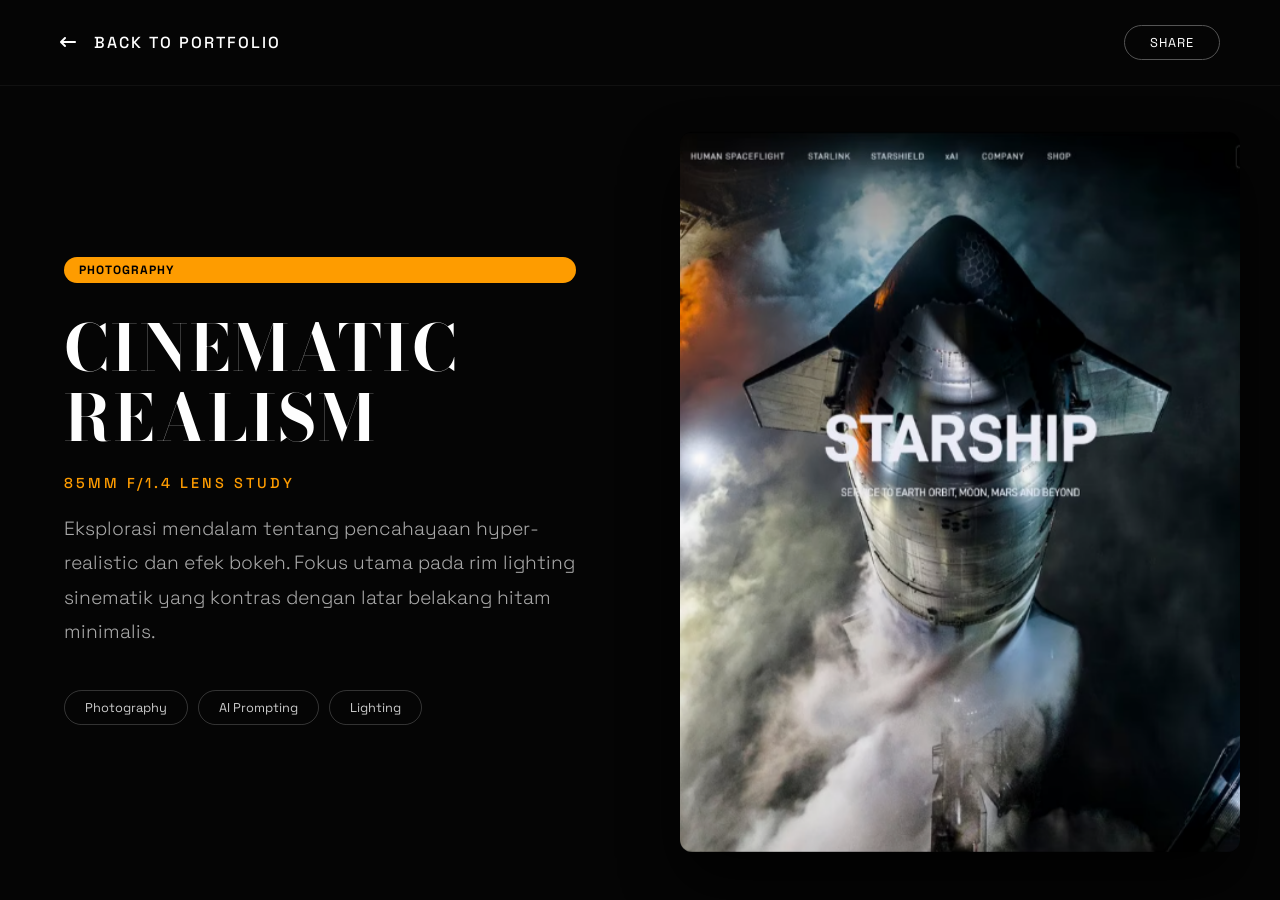
<file: project-detail.html>
<!DOCTYPE html>
<html lang="en">
<head>
    <meta charset="UTF-8">
    <meta name="viewport" content="width=device-width, initial-scale=1.0">
    <title>Project Details</title>
    
    <link href="https://fonts.googleapis.com/css2?family=Bodoni+Moda:ital,opsz,wght@0,6..96,400;0,6..96,700;1,6..96,400&family=Space+Grotesk:wght@300;400;500;600;700&display=swap" rel="stylesheet">
    <link rel="stylesheet" href="https://cdnjs.cloudflare.com/ajax/libs/font-awesome/6.5.1/css/all.min.css">
    
    <link rel="stylesheet" href="detail-style.css">
    <script src="https://cdnjs.cloudflare.com/ajax/libs/gsap/3.12.2/gsap.min.js"></script>
</head>
<body>

    <nav class="detail-nav">
        <div class="logo">
            <a href="index.html#galery" style="color:white; text-decoration:none;">
                <i class="fa-solid fa-arrow-left-long" style="margin-right: 10px;"></i> Back to Portfolio
            </a>
        </div>
        <div class="auth-buttons">
            <button class="btn-outline">Share</button>
        </div>
    </nav>

    <main id="dynamic-content-container">
        <div style="height: 80vh; display: flex; justify-content: center; align-items: center; color: #ff9d00;">
            <i class="fa-solid fa-circle-notch fa-spin fa-3x"></i>
        </div>
    </main>

    <script src="detail-script.js"></script>
</body>
</html>
</file>
<file: detail-style.css>
* { margin: 0; padding: 0; box-sizing: border-box; }
body { background-color: #050505; color: #ffffff; font-family: 'Space Grotesk', sans-serif; overflow-x: hidden; min-height: 100vh; display: flex; flex-direction: column; }

/* NAVBAR */
.detail-nav { display: flex; justify-content: space-between; align-items: center; padding: 25px 60px; z-index: 10; position: relative; border-bottom: 1px solid rgba(255,255,255,0.05); }
.logo a { font-size: 1rem; font-weight: 500; transition: color 0.3s; letter-spacing: 2px; text-transform: uppercase; }
.logo a:hover { color: #ff9d00 !important; }
.btn-outline { background: transparent; border: 1px solid #555; color: #fff; padding: 8px 25px; border-radius: 30px; cursor: pointer; transition: all 0.3s; font-family: inherit; font-size: 0.8rem; text-transform: uppercase; letter-spacing: 1px;}
.btn-outline:hover { border-color: #fff; background: #fff; color: #000; }

/* GLOBAL TYPOGRAPHY FOR DETAIL PAGES */
.title-bodoni { font-family: 'Bodoni Moda', serif; color: #fff; text-transform: uppercase; letter-spacing: 2px; line-height: 1.1; }
.subtitle { font-weight: 500; color: #ff9d00; text-transform: uppercase; letter-spacing: 3px; font-size: 0.9rem; margin-bottom: 20px; }
.desc { font-size: clamp(1rem, 1.5vw, 1.2rem); color: #aaa; line-height: 1.8; font-weight: 300; }
.badge { background: #ff9d00; color: #000; padding: 5px 15px; border-radius: 20px; font-size: 0.75rem; font-weight: 700; text-transform: uppercase; margin-bottom: 30px; display: inline-block; letter-spacing: 1px; }
.tags-container { display: flex; flex-wrap: wrap; gap: 10px; margin-top: 40px; }
.tags-container-vertical { display: flex; flex-direction: column; gap: 15px; margin-top: 30px; }
.justify-center { justify-content: center; }
.outline-tag { border: 1px solid rgba(255,255,255,0.2); color: #ccc; padding: 8px 20px; border-radius: 30px; font-size: 0.8rem; }

/* LAYOUT 1: SPLIT SCREEN */
.layout-split { display: grid; grid-template-columns: 1fr 1fr; min-height: calc(100vh - 90px); }
.split-text { padding: 10vw 5vw; display: flex; flex-direction: column; justify-content: center; }
.split-text .title-bodoni { font-size: clamp(3rem, 5vw, 5rem); margin-bottom: 20px; }
.split-image { padding: 40px; display: flex; justify-content: center; align-items: center; }
.split-image img { width: 100%; height: 100%; max-height: 80vh; object-fit: cover; border-radius: 12px; box-shadow: 0 30px 60px rgba(0,0,0,0.8); }

/* LAYOUT 2: HERO FOCUS */
.layout-hero { display: flex; flex-direction: column; align-items: center; padding: 40px 20px; }
.hero-image { position: relative; width: 100%; max-width: 1200px; height: 60vh; border-radius: 20px; overflow: hidden; margin-bottom: 60px; box-shadow: 0 40px 80px rgba(0,0,0,0.9); }
.hero-image img { width: 100%; height: 100%; object-fit: cover; filter: brightness(0.7); }
.hero-title-overlay { position: absolute; top: 50%; left: 50%; transform: translate(-50%, -50%); font-size: clamp(4rem, 8vw, 8rem); text-align: center; white-space: nowrap; text-shadow: 0 20px 40px rgba(0,0,0,0.8); }
.hero-content { max-width: 800px; text-align: center; }

/* LAYOUT 3: ASYMMETRICAL GRID */
.layout-grid { display: grid; grid-template-columns: 1fr 1.5fr 1fr; gap: 40px; padding: 80px 40px; max-width: 1600px; margin: 0 auto; align-items: center; }
.grid-col.text-col .title-bodoni { font-size: clamp(2.5rem, 4vw, 4.5rem); margin-bottom: 30px; }
.grid-col.img-col img { width: 100%; aspect-ratio: 4/5; object-fit: cover; border-radius: 20px; box-shadow: 0 30px 60px rgba(0,0,0,0.6); transform: scale(1.05); }

/* RESPONSIVE */
@media (max-width: 1024px) {
    .layout-split { grid-template-columns: 1fr; }
    .split-text { padding: 60px 30px; text-align: center; align-items: center; }
    .layout-grid { grid-template-columns: 1fr; gap: 60px; text-align: center; }
    .tags-container-vertical { flex-direction: row; justify-content: center; flex-wrap: wrap; }
}
</file>
